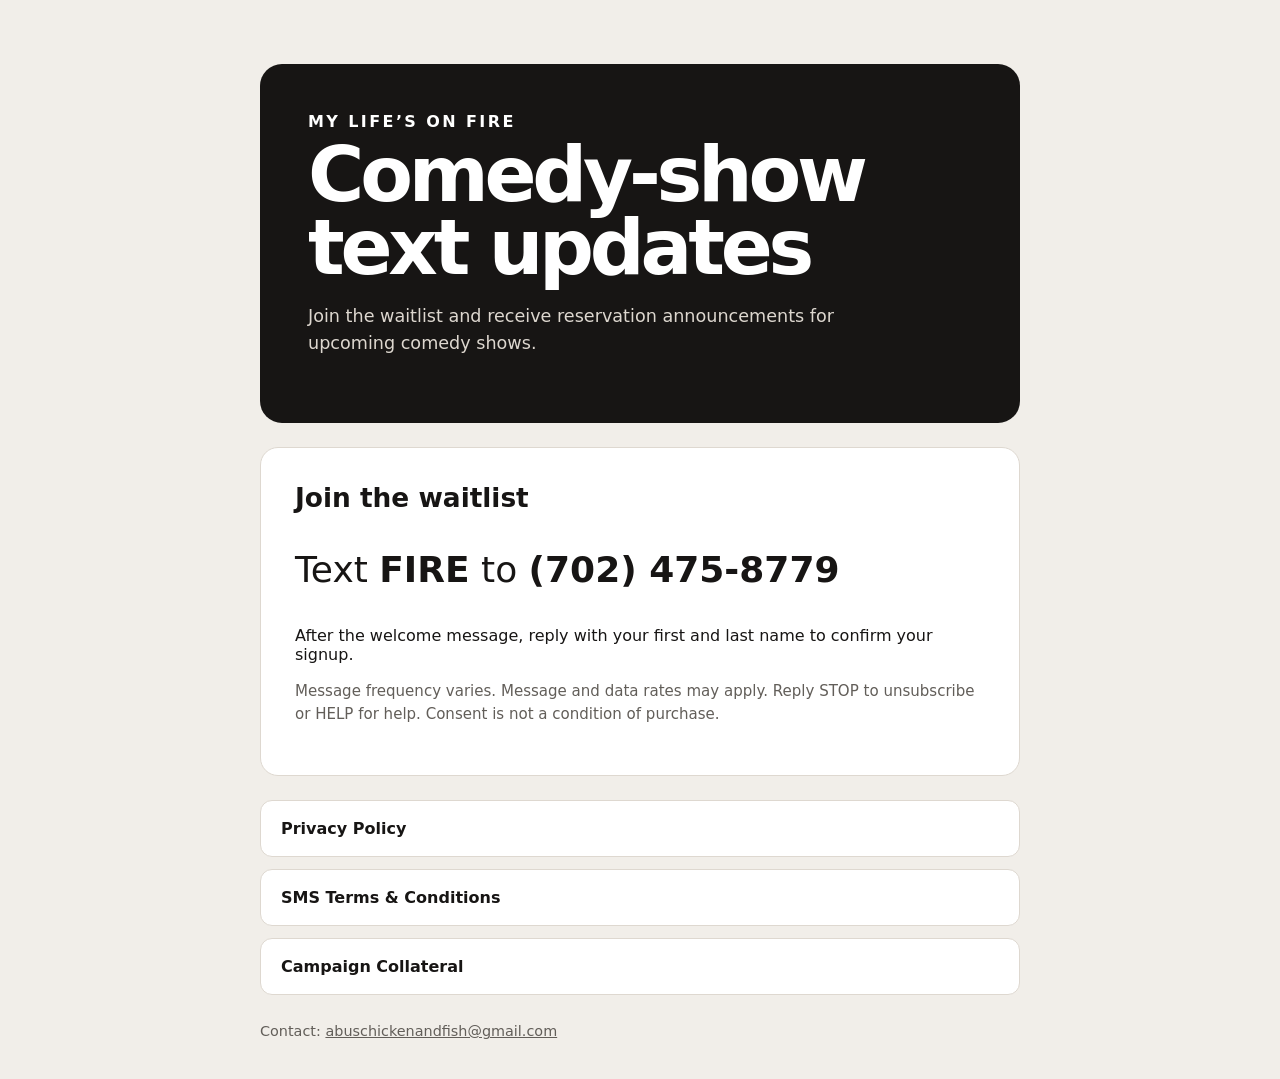
<file: index.html>
<!doctype html>
<html lang="en">
<head>
  <meta charset="utf-8">
  <meta name="viewport" content="width=device-width, initial-scale=1">
  <title>My Life’s on Fire — SMS Information</title>
  <link rel="stylesheet" href="styles.css">
</head>
<body>
  <main class="page">
    <header class="hero">
      <p class="eyebrow">MY LIFE’S ON FIRE</p>
      <h1>Comedy-show text updates</h1>
      <p>Join the waitlist and receive reservation announcements for upcoming comedy shows.</p>
    </header>

    <section class="card">
      <h2>Join the waitlist</h2>
      <p class="number">Text <strong>FIRE</strong> to <strong>(702) 475-8779</strong></p>
      <p>After the welcome message, reply with your first and last name to confirm your signup.</p>
      <p class="fine-print">Message frequency varies. Message and data rates may apply. Reply STOP to unsubscribe or HELP for help. Consent is not a condition of purchase.</p>
    </section>

    <nav class="links" aria-label="Legal and campaign information">
      <a href="privacy.html">Privacy Policy</a>
      <a href="terms.html">SMS Terms &amp; Conditions</a>
      <a href="campaign-collateral.svg">Campaign Collateral</a>
    </nav>

    <footer>Contact: <a href="mailto:abuschickenandfish@gmail.com">abuschickenandfish@gmail.com</a></footer>
  </main>
</body>
</html>
</file>
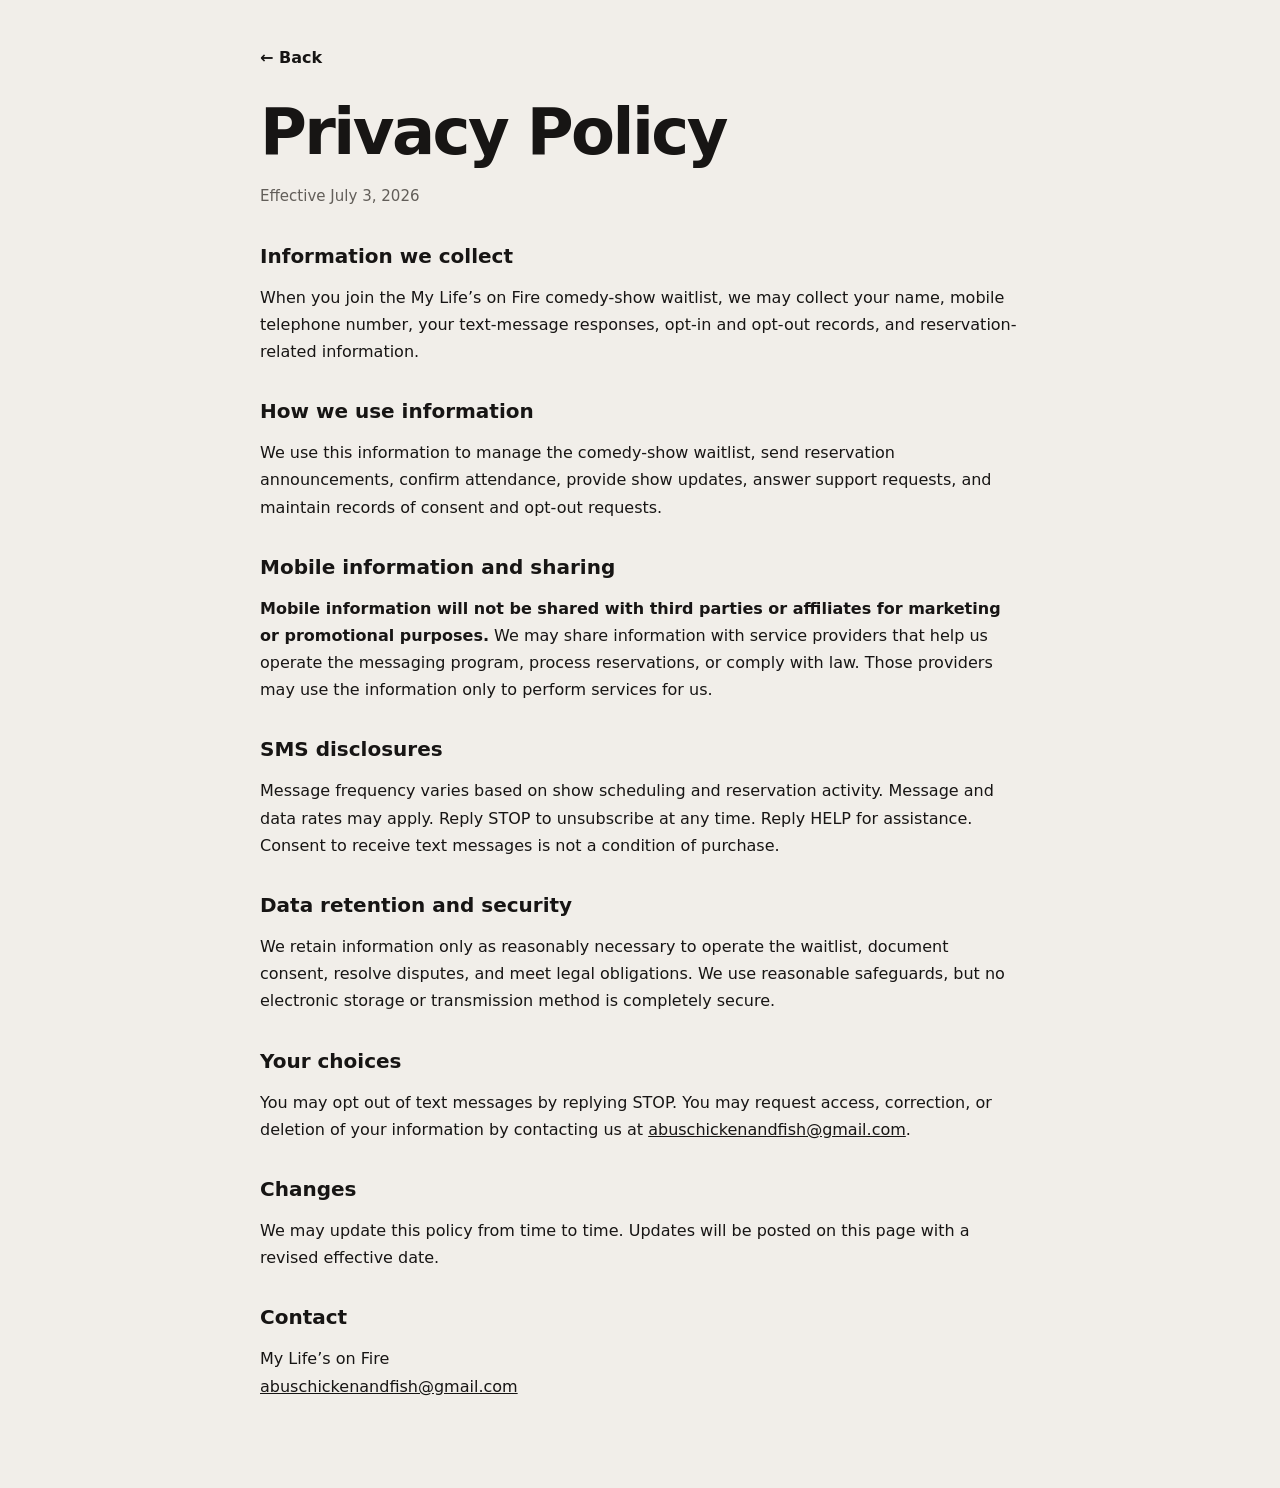
<file: privacy.html>
<!doctype html>
<html lang="en">
<head>
  <meta charset="utf-8">
  <meta name="viewport" content="width=device-width, initial-scale=1">
  <title>Privacy Policy — My Life’s on Fire</title>
  <link rel="stylesheet" href="styles.css">
</head>
<body>
  <main class="page legal">
    <a class="back" href="index.html">← Back</a>
    <h1>Privacy Policy</h1>
    <p class="updated">Effective July 3, 2026</p>

    <h2>Information we collect</h2>
    <p>When you join the My Life’s on Fire comedy-show waitlist, we may collect your name, mobile telephone number, your text-message responses, opt-in and opt-out records, and reservation-related information.</p>

    <h2>How we use information</h2>
    <p>We use this information to manage the comedy-show waitlist, send reservation announcements, confirm attendance, provide show updates, answer support requests, and maintain records of consent and opt-out requests.</p>

    <h2>Mobile information and sharing</h2>
    <p><strong>Mobile information will not be shared with third parties or affiliates for marketing or promotional purposes.</strong> We may share information with service providers that help us operate the messaging program, process reservations, or comply with law. Those providers may use the information only to perform services for us.</p>

    <h2>SMS disclosures</h2>
    <p>Message frequency varies based on show scheduling and reservation activity. Message and data rates may apply. Reply STOP to unsubscribe at any time. Reply HELP for assistance. Consent to receive text messages is not a condition of purchase.</p>

    <h2>Data retention and security</h2>
    <p>We retain information only as reasonably necessary to operate the waitlist, document consent, resolve disputes, and meet legal obligations. We use reasonable safeguards, but no electronic storage or transmission method is completely secure.</p>

    <h2>Your choices</h2>
    <p>You may opt out of text messages by replying STOP. You may request access, correction, or deletion of your information by contacting us at <a href="mailto:abuschickenandfish@gmail.com">abuschickenandfish@gmail.com</a>.</p>

    <h2>Changes</h2>
    <p>We may update this policy from time to time. Updates will be posted on this page with a revised effective date.</p>

    <h2>Contact</h2>
    <p>My Life’s on Fire<br><a href="mailto:abuschickenandfish@gmail.com">abuschickenandfish@gmail.com</a></p>
  </main>
</body>
</html>
</file>
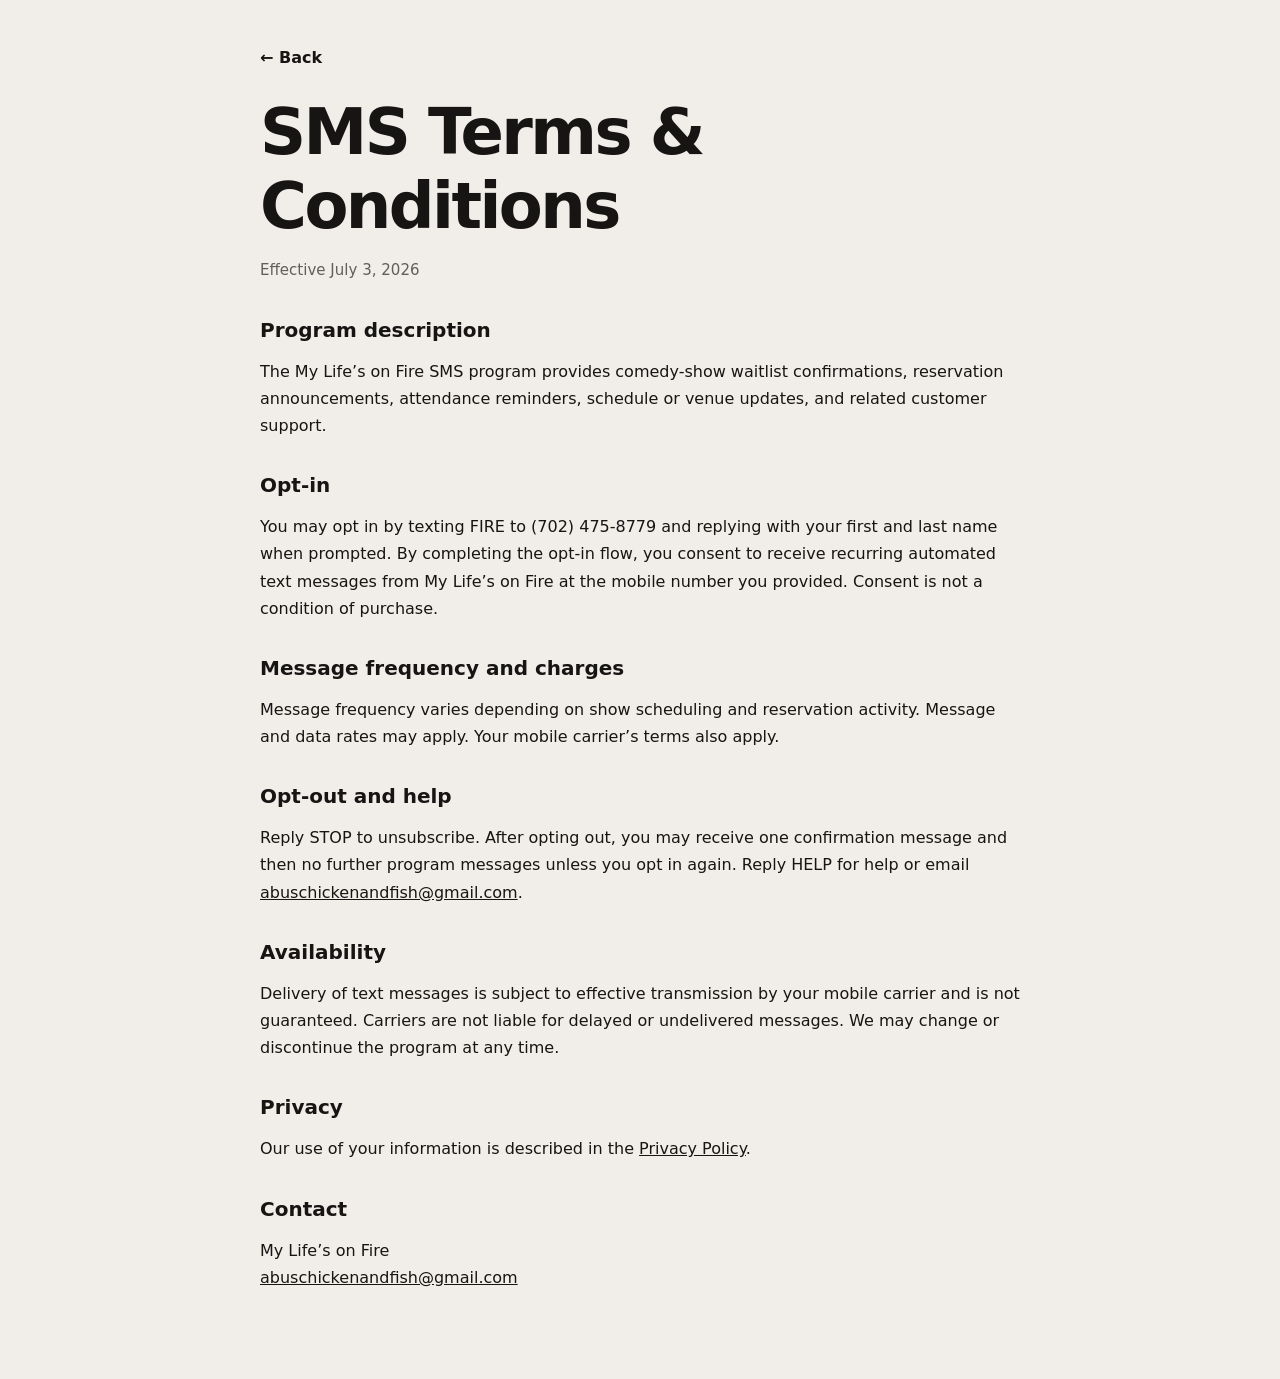
<file: terms.html>
<!doctype html>
<html lang="en">
<head>
  <meta charset="utf-8">
  <meta name="viewport" content="width=device-width, initial-scale=1">
  <title>SMS Terms &amp; Conditions — My Life’s on Fire</title>
  <link rel="stylesheet" href="styles.css">
</head>
<body>
  <main class="page legal">
    <a class="back" href="index.html">← Back</a>
    <h1>SMS Terms &amp; Conditions</h1>
    <p class="updated">Effective July 3, 2026</p>

    <h2>Program description</h2>
    <p>The My Life’s on Fire SMS program provides comedy-show waitlist confirmations, reservation announcements, attendance reminders, schedule or venue updates, and related customer support.</p>

    <h2>Opt-in</h2>
    <p>You may opt in by texting FIRE to (702) 475-8779 and replying with your first and last name when prompted. By completing the opt-in flow, you consent to receive recurring automated text messages from My Life’s on Fire at the mobile number you provided. Consent is not a condition of purchase.</p>

    <h2>Message frequency and charges</h2>
    <p>Message frequency varies depending on show scheduling and reservation activity. Message and data rates may apply. Your mobile carrier’s terms also apply.</p>

    <h2>Opt-out and help</h2>
    <p>Reply STOP to unsubscribe. After opting out, you may receive one confirmation message and then no further program messages unless you opt in again. Reply HELP for help or email <a href="mailto:abuschickenandfish@gmail.com">abuschickenandfish@gmail.com</a>.</p>

    <h2>Availability</h2>
    <p>Delivery of text messages is subject to effective transmission by your mobile carrier and is not guaranteed. Carriers are not liable for delayed or undelivered messages. We may change or discontinue the program at any time.</p>

    <h2>Privacy</h2>
    <p>Our use of your information is described in the <a href="privacy.html">Privacy Policy</a>.</p>

    <h2>Contact</h2>
    <p>My Life’s on Fire<br><a href="mailto:abuschickenandfish@gmail.com">abuschickenandfish@gmail.com</a></p>
  </main>
</body>
</html>
</file>
<file: styles.css>
:root {
  color-scheme: light;
  font-family: Inter, ui-sans-serif, system-ui, -apple-system, BlinkMacSystemFont, "Segoe UI", sans-serif;
  background: #f1eee9;
  color: #171514;
}

* { box-sizing: border-box; }
body { margin: 0; }
a { color: inherit; }

.page {
  width: min(760px, calc(100% - 32px));
  margin: 0 auto;
  padding: 64px 0 40px;
}

.hero { padding: 48px; background: #171514; color: #fff; border-radius: 22px; }
.hero h1 { margin: 8px 0 16px; font-size: clamp(2.2rem, 8vw, 4.8rem); line-height: .95; letter-spacing: -.055em; }
.hero p:last-child { max-width: 560px; font-size: 1.1rem; line-height: 1.55; color: #ddd7cf; }
.eyebrow { margin: 0; font-weight: 900; letter-spacing: .15em; }

.card { margin-top: 24px; padding: 34px; background: #fff; border: 1px solid #ded8d0; border-radius: 18px; }
.card h2 { margin-top: 0; font-size: 1.65rem; }
.number { font-size: clamp(1.35rem, 5vw, 2.25rem); }
.fine-print, .updated { color: #625e59; font-size: .94rem; line-height: 1.55; }

.links { display: grid; gap: 12px; margin-top: 24px; }
.links a { padding: 18px 20px; background: #fff; border: 1px solid #ded8d0; border-radius: 12px; font-weight: 750; text-decoration: none; }
.links a:hover { border-color: #171514; }

footer { margin-top: 28px; color: #625e59; font-size: .9rem; }
.legal { padding-top: 48px; padding-bottom: 72px; }
.legal h1 { margin: 28px 0 4px; font-size: clamp(2.3rem, 8vw, 4rem); letter-spacing: -.04em; }
.legal h2 { margin: 34px 0 8px; font-size: 1.25rem; }
.legal p { line-height: 1.7; }
.back { font-weight: 700; text-decoration: none; }

@media (max-width: 560px) {
  .page { padding-top: 20px; }
  .hero, .card { padding: 26px; border-radius: 15px; }
}
</file>
